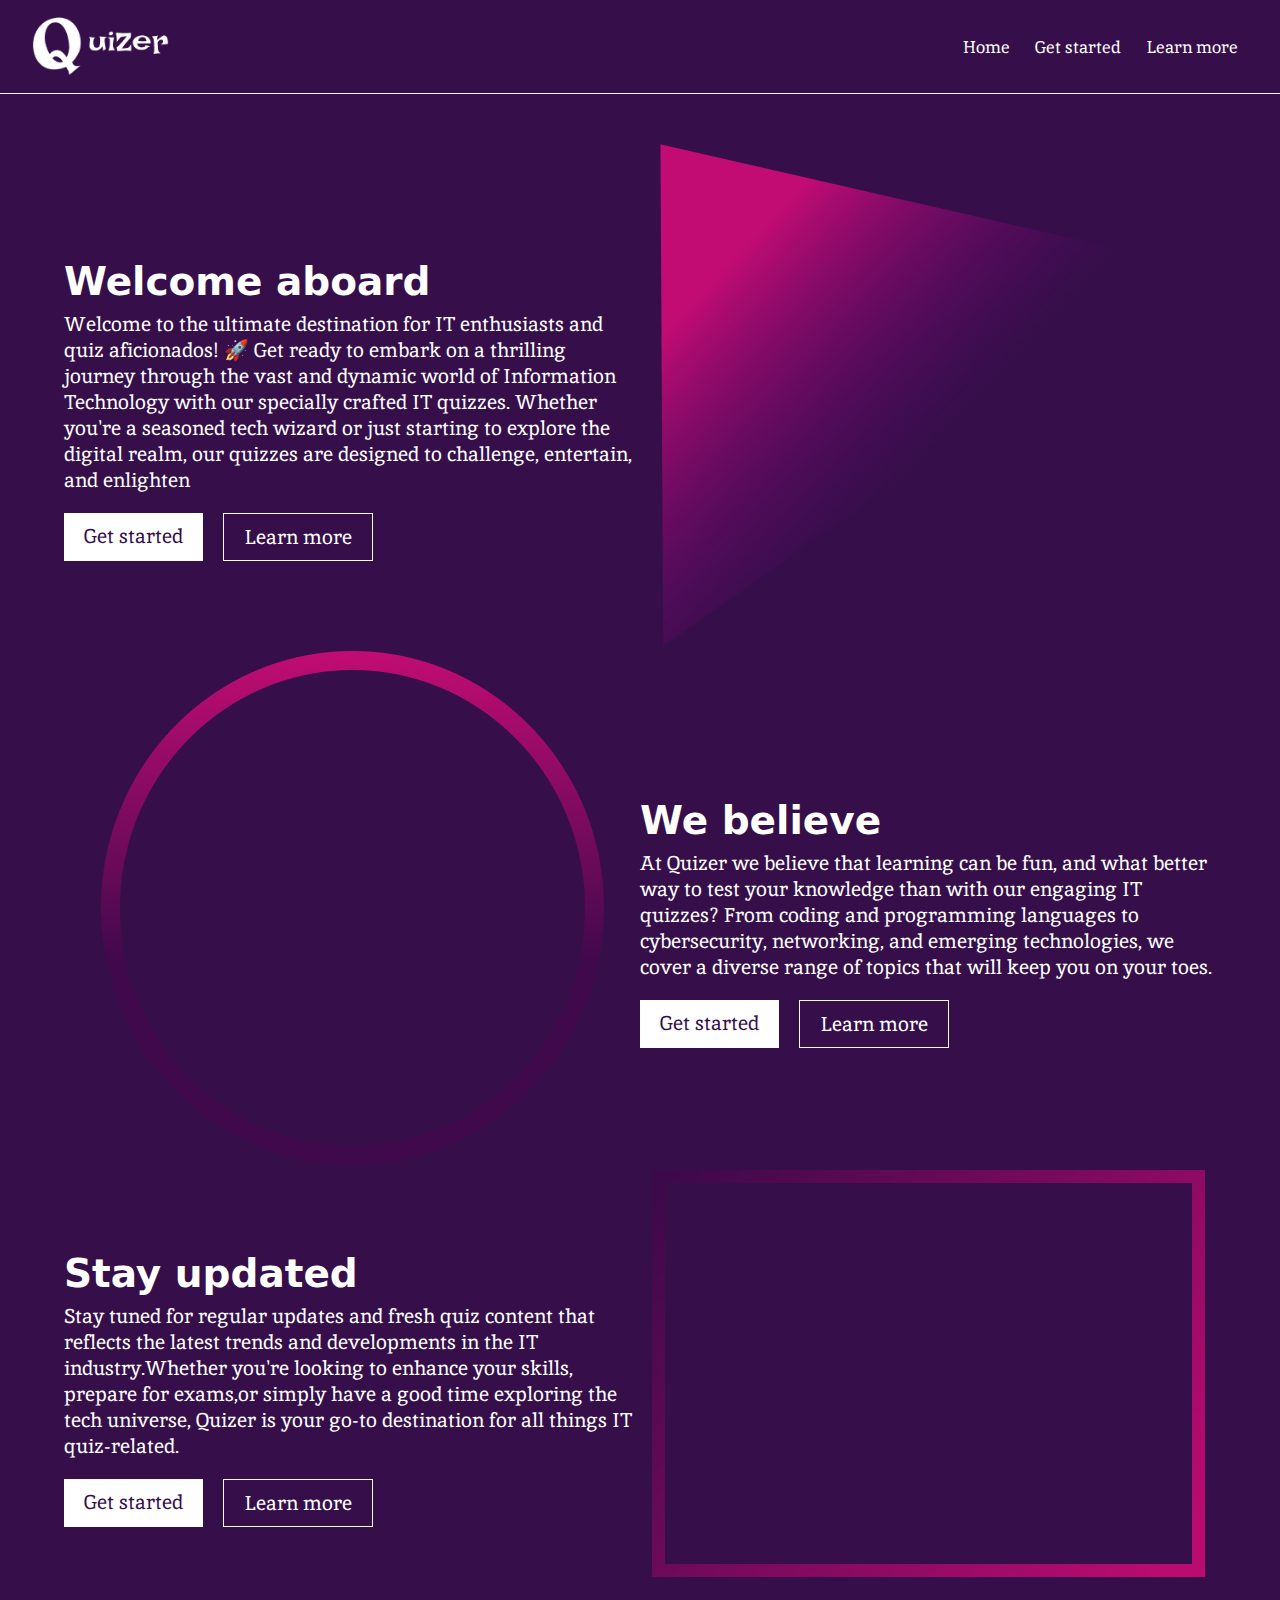
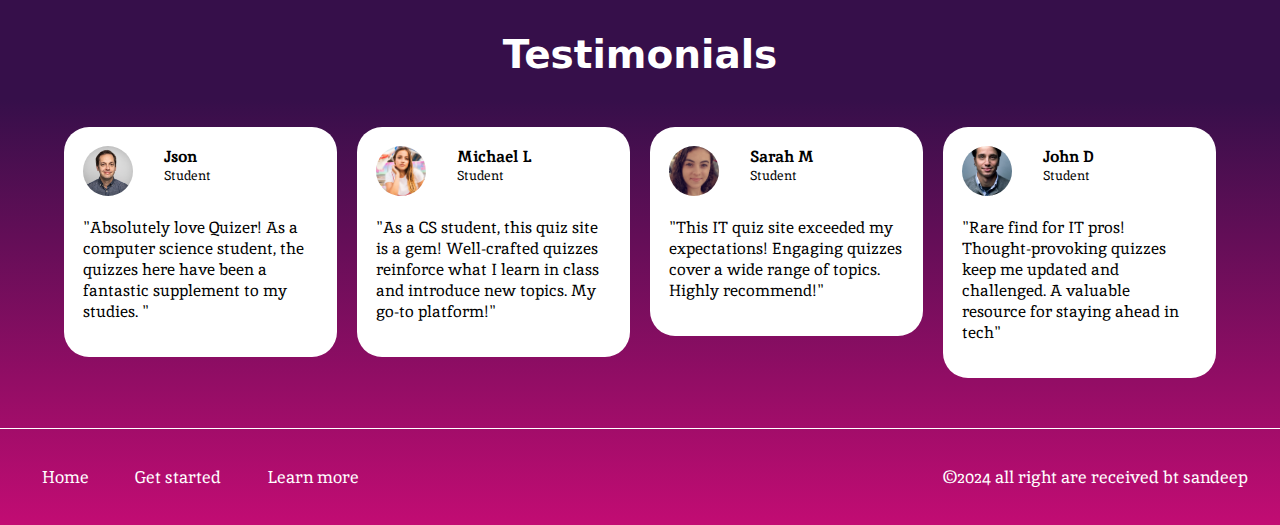
<file: index.html>
<!DOCTYPE html>
<html lang="en">

<head>
    <meta charset="UTF-8">
    <meta name="viewport" content="width=device-width, initial-scale=1.0">
    <title>Quizer</title>
    <link rel="stylesheet" href="style.css">
    <link rel="preconnect" href="https://fonts.googleapis.com">
    <link rel="preconnect" href="https://fonts.gstatic.com" crossorigin>
    <link href="https://fonts.googleapis.com/css2?family=Inika&family=Irish+Grover&display=swap" rel="stylesheet">
    <link rel="icon" type="image/x-icon" href="assets/fav.png">
</head>

<body>
    <header>
        <div class="header">
            <a href="index.html" class="logo"><img src="assets/logo.png"></a>
            <div class="nav">
                <nav class="pc" id="navbar">
                    <a href="index.html" class="nav-list">Home</a>
                    <a href="started.html" class="nav-list">Get started</a>
                    <a href="https://quizapi.io/" target="_blank" class="nav-list">Learn more</a>
                    <div class="close mobile" onclick="mobNavclose()">✖</div>
                </nav>
                <div class="menu-open mobile" id="mobnav" onclick="mobNav()"><img src="assets/menu.png"></div>
            </div>
        </div>
    </header>
    <main>
        <div class="flex">
            <div class="col">
                <div class="box">
                    <h1>Welcome aboard</h1>
                    <p>Welcome to the ultimate destination for IT enthusiasts and quiz
                        aficionados! 🚀 Get ready to embark on a thrilling journey through
                        the vast and dynamic world of Information Technology with our
                        specially crafted IT quizzes. Whether you're a seasoned tech
                        wizard or just starting to explore the digital realm,
                        our quizzes are designed to challenge, entertain, and enlighten</p>

                    <div class="btn-flex">
                        <a href="started.html" class="btn btn-bolid">Get started</a>

                        <a class="btn btn-border" href="https://quizapi.io/" target="_blank">Learn more</a>
                    </div>

                </div>
            </div>
            <div class="col col-image pc">
                <img src="assets/Polygon 1.png">
            </div>
        </div>
        <div class="flex">
            <div class="col col-image pc">
                <img src="assets/Ellipse 1.png">
            </div>
            <div class="col">
                <div class="box right-text-mobile">
                    <h1>We believe</h1>
                    <p>
                        At Quizer we believe that learning can be fun, and what better way to test your knowledge than
                        with our engaging IT quizzes? From coding and programming languages to cybersecurity,
                        networking, and emerging technologies, we cover a diverse range of topics that will keep you on
                        your toes.
                    </p>
                    <div class="btn-flex">
                        <a href="started.html" class="btn btn-bolid">Get started</a>

                        <a class="btn btn-border" href="https://quizapi.io/" target="_blank">Learn more</a>
                    </div>
                </div>
            </div>
        </div>
        <div class="flex">
            <div class="col">
                <div class="box">
                    <h1>Stay updated </h1>
                    <p>Stay tuned for regular updates and fresh quiz
                        content that reflects the latest trends and developments
                        in the IT industry.Whether you're
                        looking to enhance your skills, prepare for exams,or
                        simply have a good time exploring the tech universe,
                        Quizer is your go-to destination for all things IT quiz-related.
                    </p>
                    <div class="btn-flex">
                        <a href="started.html" class="btn btn-bolid">Get started</a>

                        <a class="btn btn-border" href="https://quizapi.io/" target="_blank">Learn more</a>
                    </div>
                </div>
            </div>
            <div class="col col-image pc">
                <img src="assets/Rectangle 6.png">
            </div>
        </div>
        <div class="testimonial">
            <h2>Testimonials</h2>
            <div class="slider-flex">
                <div class="flex-slider">
                    <div class="slider-box">
                        <div class="slider-flex">
                            <div class="slider-image">
                                <img src="assets/avtar.jpeg">
                            </div>
                            <div class="slider-info">
                                <b>Json</b>
                                <small>Student</small>
                            </div>
                        </div>
                        <div class="slider-description">
                            <p>"Absolutely love Quizer! As a computer science student, the quizzes here have been a
                                fantastic supplement to my studies. "</p>
                        </div>
                    </div>
                </div>
                <div class="flex-slider">
                    <div class="slider-box">
                        <div class="slider-flex">
                            <div class="slider-image">
                                <img src="assets/person4.avif">
                            </div>
                            <div class="slider-info">
                                <b>Michael L</b>
                                <small>Student</small>
                            </div>
                        </div>
                        <div class="slider-description">
                            <p>"As a CS student, this quiz site is a gem! Well-crafted quizzes reinforce what I learn in
                                class and introduce new topics. My go-to platform!"</p>
                        </div>
                    </div>
                </div>
                <div class="flex-slider">
                    <div class="slider-box">
                        <div class="slider-flex">
                            <div class="slider-image">
                                <img src="assets/person3.jpg">
                            </div>
                            <div class="slider-info">
                                <b>Sarah M</b>
                                <small>Student</small>
                            </div>
                        </div>
                        <div class="slider-description">
                            <p>"This IT quiz site exceeded my expectations! Engaging quizzes cover a wide range of
                                topics. Highly recommend!" </p>
                        </div>
                    </div>
                </div>
            
                <div class="flex-slider">
                    <div class="slider-box">
                        <div class="slider-flex">
                            <div class="slider-image">
                                <img src="assets/person2.avif">
                            </div>
                            <div class="slider-info">
                                <b>John D</b>
                                <small>Student</small>
                            </div>
                        </div>
                        <div class="slider-description">
                            <p>"Rare find for IT pros! Thought-provoking quizzes keep me updated and challenged. A
                                valuable resource for staying ahead in tech"</p>
                        </div>
                    </div>
                </div>
            </div>
        </div>
    </main>
    <footer>
        <div class="footer">
            <div class="nav">
                <nav>
                    <a href="index.html" class="nav-list">Home</a>
                    <a href="started.html" class="nav-list">Get started</a>
                    <a href="https://quizapi.io/" target="_blank" class="nav-list">Learn more</a>
                </nav>
            </div>
            <div class="copyright">
                <p>©2024 all right are received bt sandeep</p>
            </div>
        </div>

        </div>

    </footer>
    <script src="app.js"></script>
</body>

</html>
</file>
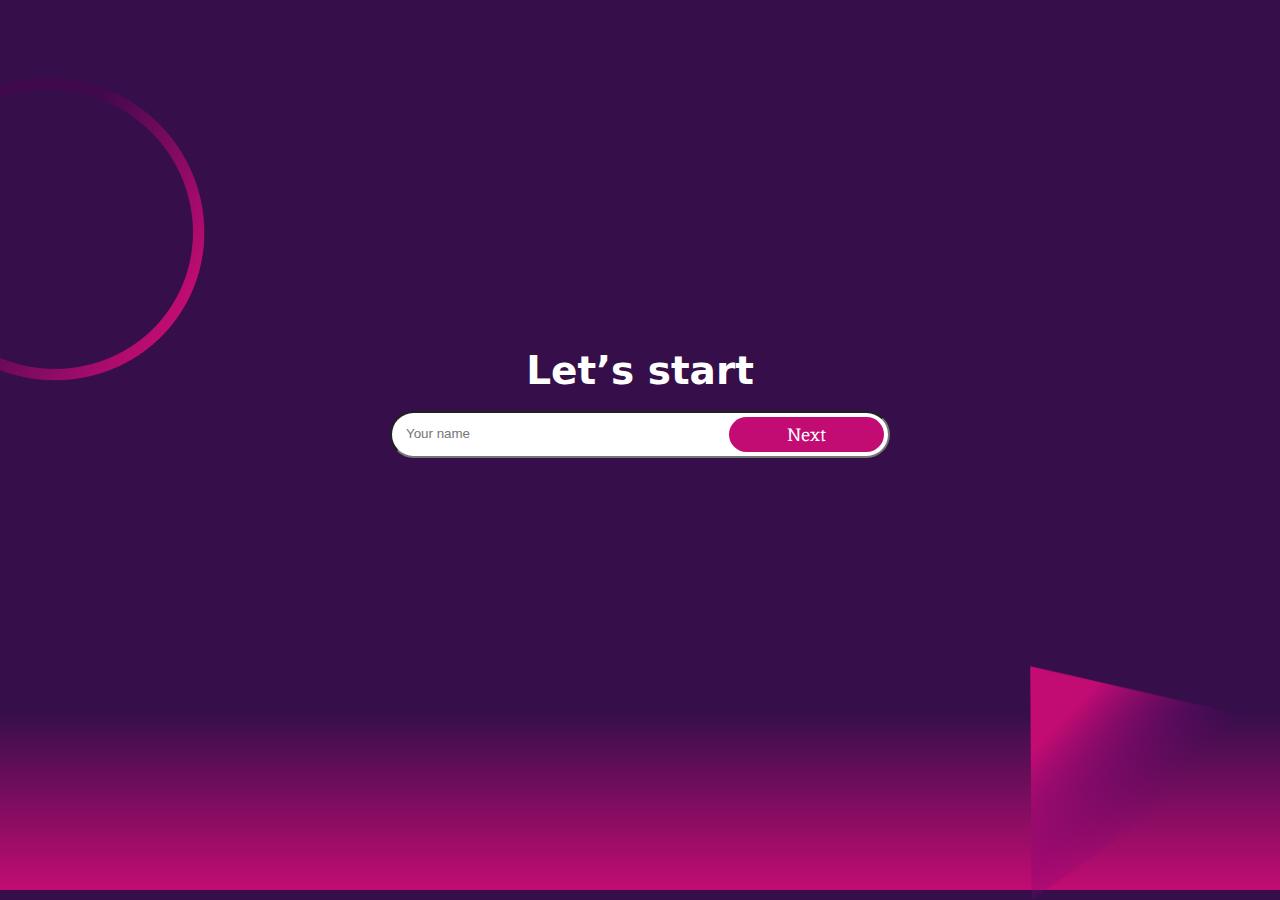
<file: started.html>
<!DOCTYPE html>
<html lang="en">

<head>
    <meta charset="UTF-8">
    <meta name="viewport" content="width=device-width, initial-scale=1.0">
    <title>Quizer</title>
    <link rel="stylesheet" href="style.css">
    <link rel="preconnect" href="https://fonts.googleapis.com">
<link rel="preconnect" href="https://fonts.gstatic.com" crossorigin>
<link href="https://fonts.googleapis.com/css2?family=Inika&family=Irish+Grover&display=swap" rel="stylesheet">
<link rel="icon" type="image/x-icon" href="assets/fav.png">
</head>

<body>

    <main>
      <div id="preStart">
        <form id="preForm">
          <div id="step1">
              <div class="quizBody">
                  <div class="quiz-start">
                      <h1>Let’s start</h1>

                      <div class="input-binder">
                          <input type="text" placeholder="Your name" name="name" >
                          <div class="button" value="start" id="btn1" >Next</div>
                      </div>
                      <div id="scroll"><a href="#newRecord">Scroll down to view the quizer records</a></div>

                  </div>

              </div>
          </div>
          <div id="step2" style="display: none;">
              <div class="quizBody">
                  <div class="quiz-start">
                      <h1>Check out our <br>predefined quizzes</h1>

                      <div class="quiz-options-multi">

                          <input type="radio" id="php" name="tags" value="php" checked>
                          <label for="php" class="opt">
                              <div>php</div>
                          </label>
                          <input type="radio" id="JavaScript" name="tags" value="JavaScript">
                          <label for="JavaScript" class="opt">
                              <div>JavaScript</div>
                          </label>
                          <input type="radio" id="html" name="tags" value="html">
                          <label for="html" class="opt">
                              <div>Html</div>
                          </label>

                      </div>
                      <div  id="btn2" value="start" class="mylink-btn w30 step-btns button">Next</div>






                  </div>

              </div>
          </div>
          <div id="step3" style="display: none;">
              <div class="quizBody">
                  <div class="quiz-start">
                      <h1>Select difficulty level</h1>

                      <div class="quiz-options-multi">



                          <input type="radio" id="Easy" name="difficulity" value="easy" checked>
                          <label for="Easy" class="opt">
                              <div>Easy</div>
                          </label>
                          <input type="radio" id="Medium" name="difficulity" value="medium">
                          <label for="Medium" class="opt">
                              <div>Medium</div>
                          </label>
                          <input type="radio" id="Hard" name="difficulity" value="hard">
                          <label for="Hard" class="opt">
                              <div>Hard</div>
                          </label>




                      </div>
                      <button type="submit"  value="start" id="btn3" class="mylink-btn w30 step-btns button">Next</button>



                  </div>

              </div>
          </div>
      </form>
      <div id="newRecord">
        <h3>Records<div id="bin"><img src="assets/bin.png" width="30px"></div></h3>
      
        <div id="records">

        </div>  
        </div>
      </div>
        <div id="float-number"><span id="cur-step">1</span>/5</div>
           <div class="quizBody-all" id="playground">
            </div>
            <img src="assets/Ellipse 1.png" class="bg1">
            <img src="assets/Polygon 1.png" class="bg2 pc">
           </div>
           <audio id="click">
            <source src="assets/button-124476.mp3" type="audio/mpeg">
          </audio>
          <audio id="success">
            <source src="assets/success-fanfare-trumpets-6185.mp3" type="audio/mpeg">
          </audio>
          <audio id="failed">
            <source src="assets/failure-drum-sound-effect-2-7184.mp3" type="audio/mpeg">
          </audio>
    </main>
    <script src="api.js"></script>
</body>

</html>
</file>
<file: style.css>
.header, .footer {
    display: flex;
    width: 95%;
    margin: auto;
    justify-content: space-between;
    align-items: center;
}
header {
    border-bottom: 1px solid white;
    padding: 0px 0px;
    margin-bottom: 50px;
}
footer{
    border-top: 1px solid white;
    padding: 20px 0px;
    margin-top: 50px;
}
nav {
    display: flex;
    gap: 26px;
    font-size: 20px;
}
.flex {
    display: flex;
    align-items: center;
}
.col{
    width: 50%;
}
body {
    background-image: linear-gradient(180deg, #360f4a 80%, #c20c73);
    margin: 0px;
    padding: 0px;
    color: white;
    font-family: 'Inika', serif;
    max-width: 1980px;
    margin: auto;
}
main {
    width: 90%;
    margin: auto;
}
.col-image {
    text-align: center;
}
.box p {
    font-size: 20px;
}
.btn {
    font-size: 20px;
    text-align: center;
    padding: 10px 20px;
}
.btn-bolid {
    background: white;
    color: #360f4a;
    text-decoration: none;
}
.btn.btn-border {
    border: 1px solid white;
    text-decoration: none;
    color: white;
}
.btn-flex {
    display: flex;
    gap: 20px;
}
h1, h2, h3 {
    font-family: 'Irish Grover', system-ui;
    font-size: 39px;
    margin-bottom: 2px;
}
.box p {
    margin-top: 7px;
}
.slider-box {
    background: white;
    border-radius: 25px;
    padding: 19px;
    color: black;
}
.slider-box img{
    width: 100%;
}
.slider-flex {
    display: flex;
    gap:20px;
}
.slider-info {
    display: flex;
    flex-direction: column;
    margin-left: 11px;
}
.testimonial h2 {
    text-align: center;
    margin: 50px 0px;
}
img.bg1 {
    position: absolute;
    left: -98px;
    width: 300px;
    transform: rotate(123deg);
    top: 76px;
    z-index: -1;
}
img.bg2 {
    position: absolute;
    right: 0px;
    bottom: 0px;
    width: 250px;
    z-index: -1;
}
.quiz-start {
    text-align: center;
}
.input-binder input {
    width: -webkit-fill-available;
    padding: 13px 14px 15px;
    border-radius: 50px;
}
.input-binder {
    position: relative;
}
.input-binder .button {
    position: absolute;
    top: 6px;
    right: 6px;
    padding: 6px 58px;
    border: 0px;
    border-radius: 50px;
    background: #c20c73;
    color: white;
    font-size: 18px;
    cursor: pointer;
}
.quiz-start h1 {
    margin-bottom: 18px;
}
.quizBody {
    height: 93vh;
    width: 70%;
    margin: auto;
    max-width: 500px;
}
.quiz-start {
    text-align: center;
    position: relative;
    top: 45%;
    transform: translateY(-50%);
}
.quizBody-all {
    height: 97vh;
    width: 70%;
    margin: auto;

}
a.step-btns {
    text-decoration: none;

}
Button.step-btns, .mylink-btn, .btn-last  {
    background: #af0c6d;
    color: white;
    text-decoration: none;
    padding: 7px 66px;
    border-radius: 50px;
    border: 5px solid white;
    margin: 20px auto;
    font-size: 20px;
    cursor: pointer;
}
.mylink-btn.w30 {
    width: fit-content;
}
.btn-last.w30 {
    width: 70px;
}
[disabled="true"]{
    pointer-events: none;
}
.last-btn-link {
    text-decoration: none;
    text-align: center;
}
.quiz-options-multi {
    text-align: center;
    display: flex;
    justify-content: space-between;
    margin: 60px 0px;
}
.opt {
    width: 30%;
    background: white;
    color: black;
    padding: 40px 0;
    border-radius: 11px;
    max-width: 150px;
    text-decoration: none;
}
.quiz-options-multi input:checked+label {
    background: #be0c72;
    color: white;
}
.box-selection {
    background: white;
    border-radius: 20px;
    color: black;
    text-align: left;
    padding: 24px;
}
.box-selection label {
    display: flex;
    gap: 10px;
    align-items: center;
}
.selection {
    height: 35px;
    width: 35px;
    background-image: linear-gradient(180deg, #360f4a 30%, #c20c73);
    border-radius: 50px;
}
.check {
    background: white;
    height: 27px;
    width: 26px;
    border-radius: 50px;
    position: relative;
    top: 4px;
    left: 4.5px;
    color: transparent;
}
.box-selection input {
    display: none;
}
.box-selection input:checked+label div div {
    background-image: linear-gradient(180deg, #360f4a 30%, #c20c73);
    border: 3px solid white;
    left: 3px;
    top: 4px;
    height: 23px;
    width: 23px;
}
#float-number {
    position: absolute;
    right: 43px;
    font-size: 31px;
    font-family: 'Irish Grover', system-ui;
}
.flex-ss {
    display: flex;
    justify-content: flex-end;
    gap: 17px;
}
.box-selection-result {
    /* background: white; */
    border-radius: 20px;
    color: black;
    text-align: left;
    padding: 0px 24px;
    color: white;
}
.quizBody-all-result {
    width: 70%;
    margin: auto;
    max-width: 700px;
}
.quizBody-all-result h1 {
    margin-bottom: 0px;
    font-size: 72px;
    margin-top: 0px;
}
.quizBody-all-result .quiz-start {
    top: 0%;
    transform: translateY(0%);
    margin-bottom: 88px;
}
.quizBody-all-result h3 {
    font-size: 20px;
    margin-top: 70px;
}
.review .box-selection {
    margin-top: 30px;
}
main.review .quizBody-all {
    height: auto;
}
main.review .quiz-start {
    text-align: center;
    position: relative;
    top: 0%;
    transform: translateY(0%);
}
.slider-image img {
    width: 50px;
    border-radius: 50px;
    height: 50px;
    object-fit: cover;
}
a.nav-list {
    text-decoration: none;
    color: white;
    font-size: 17px;
    margin: 0px 10px;

}
.logo img {
    width: 137px;
}
.nav-list, footer p {
    font-size: 17px;
}
.mobile{
    display: none;
}
.pc{
    display: block;
}
.hidden {
    display: none;
}
.nav-opned {
    display: flex !important;
    flex-direction: column;
    background: white;
    color: black;
    position: fixed;
    top: 0;
    left: 0;
    width: 100%;
    height: 100vh;
    padding-top: 20px;
    z-index: 99;
}
.nav-opned a{
    color:black
}
.close.mobile {
    font-size: 31px;
}
.flex-slider {
    width: 25%;
}
.quiz-options-multi input, #newRecord {
    display: none;
}
.quiz-btn-flex {
    display: flex;
    width: 100%;
    justify-content: flex-end;
    margin: 31px 0px;
    gap: 20px;
}
.quiz-btn-flex .mylink-btn {
    margin: unset;
}
/* mobile version */
@media only screen and (max-width: 600px) {
    .box-selection label {
        font-size: 11px;
        margin-bottom: 10px;
    }
    .incorrect:after, .correct:after {
        padding: 1px 12px !important;
        font-size: 35px !important;
        border-radius: 50px;
        top: 36% !important;
        transform: translateX(-55%) !important;
    } 
    div#playground h1 {
        font-size: 17px;
    }
    Button.step-btns, .mylink-btn, .btn-last {
        padding: 7px 33px;
    }
    .box-selection br {
        display: none;
    }
    .quiz-options-multi, Button.step-btns, .mylink-btn {
        font-size: 13px;
    }

    .nav-opned a.nav-list {
        margin: 1px 35px;
    }
    .mobile {
        display: block;
    }
    .pc{
        display: none;
    }
    .col{
        width:100%;
    }
    .slider-flex {
        overflow: scroll;
    }
    .flex-slider {
        min-width: 300px;
    }
    .footer {
        display: flex;
        flex-direction: column;
    }
    .right-text-mobile{
        text-align: right;
    }
    .right-text-mobile .btn-flex {

        justify-content: flex-end;
    }
    img.bg1 {
        position: absolute;
        left: -180px;
         width: 100%;
        transform: rotate(184deg);
        top: 250px;
        z-index: -1;
    }
    .quizBody, .quizBody-all, .quizBody-all-result{
        width: 100%;
    }
    h1, h2, h3 {
        font-size: 30px;
    }
    a.nav-list {
        margin: 0px 0px;
    }
    .box p, body {
        font-size: 17px;
    }
    .nav-opned .close.mobile {
        position: absolute;
        top: 2px;
        right: 10px;
    }
  }
  @media only screen and (min-width: 600px) {
  /* scrollbar */
  /* width */
::-webkit-scrollbar {
    width: 10px;
  }
  
  /* Track */
  ::-webkit-scrollbar-track {
    background:#360f4a;
  }
   
  /* Handle */
  ::-webkit-scrollbar-thumb {
    background: #f1f1f1; 
  }
  
  /* Handle on hover */
  ::-webkit-scrollbar-thumb:hover {
    background: #c20c73;
  }
  }
  .incorrect:after {
    content: '✖';
    background: red;
    color: white;
    padding: 21px 33px;
    font-size: 40px;
    border-radius: 50px;
    position: absolute;
    top: 50%;
    left: 50%;
    transform: translateX(-50%);
}
.correct:after{
    content: '✔';
    background: green;
    color: white;
    padding: 21px 33px;
    font-size: 40px;
    border-radius: 50px;
    position: absolute;
    top: 50%;
    left: 50%;
    transform: translateX(-50%);  
}
.incorrect {
    background: #f5dfdf;
}
.correct {
    background: #ddf7dd;
}
.emoji {
    font-size: 100px;
    text-align: center;
}
.review .box-selection {
    text-align: center;
}
div#playground, div#float-number {
    display: none;
}

div#preStart {
    height: 96vh;
}
.quiz-card {
    background: white;
    color: black;
    padding: 20px;
    border-radius: 9px;
    min-width: 200px;
}
div#records {
    display: flex;
    gap: 10px;
    overflow: scroll;
}
.card-flex {
    display: flex;
    gap: 10px;
    font-size: 30px;
}
.icon img {
    width: 31px;
    border: 3px solid #a00c69;
    border-radius: 50px;
    padding: 3px;
}
div#scroll a {
    text-transform: capitalize;
    text-decoration: none;
    color: white;
}
div#scroll {
    margin-top: 12px;
}
html {
    scroll-behavior: smooth;
}
div#newRecord h3 {
    display: flex;
    justify-content: space-between;
}
div#scroll {
    display: none;
}
</file>
